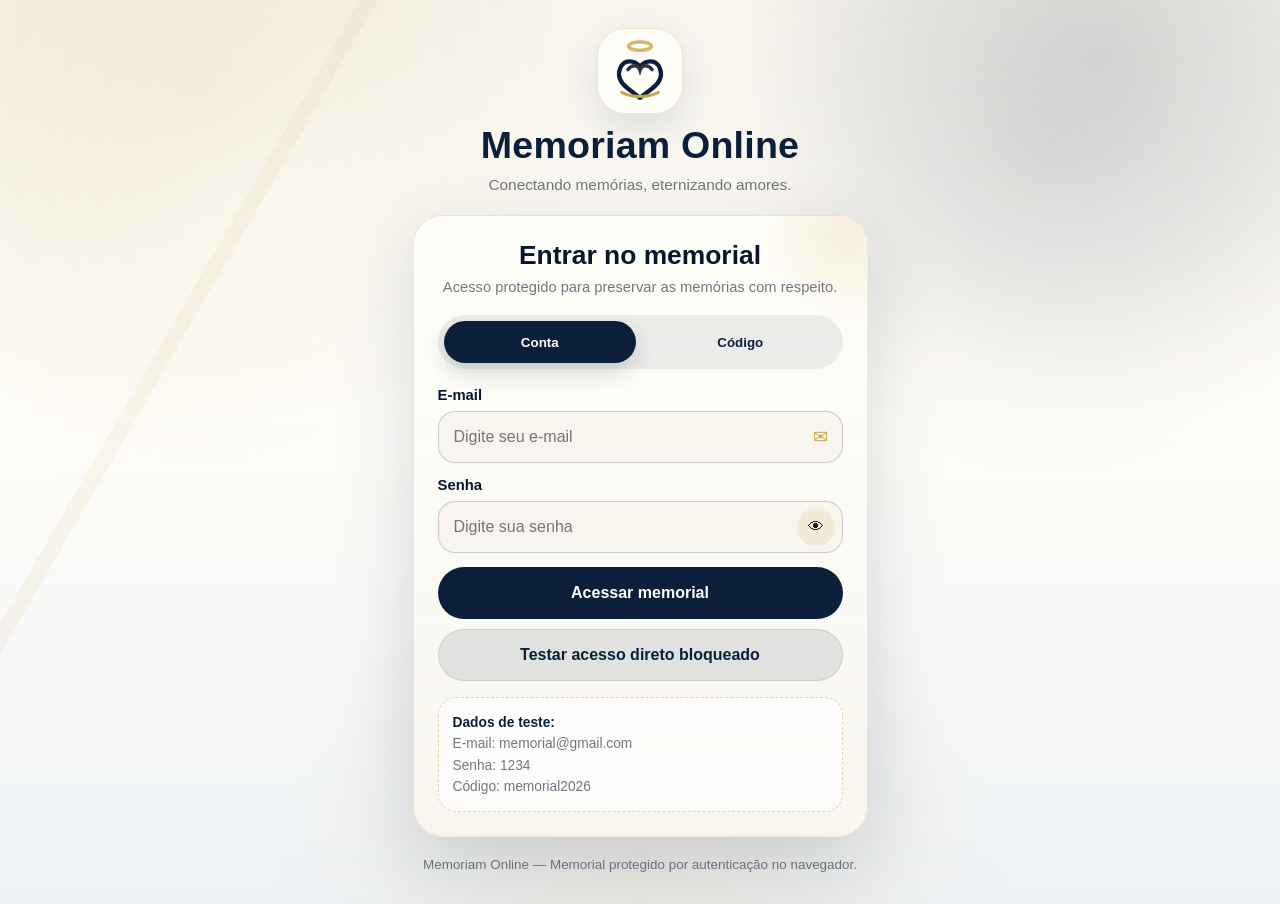
<file: index.html>
<!DOCTYPE html>
<html lang="pt-BR">
<head>
  <meta charset="UTF-8" />
  <meta name="viewport" content="width=device-width, initial-scale=1.0" />
  <title>Memoriam Online | Login</title>

  <style>
    :root {
      --azul-profundo: #0b1f3a;
      --azul-noite: #07182e;
      --grafite: #2e3440;
      --dourado: #c9a24a;
      --dourado-suave: #d8b76a;
      --off-white: #f8f5ee;
      --branco-card: rgba(255, 255, 250, 0.94);
      --cinza-suave: #6f7782;
      --texto: #2e3440;
      --erro: #9b2f2f;
      --sucesso: #2f6b58;
    }

    * {
      box-sizing: border-box;
      margin: 0;
      padding: 0;
    }

    html,
    body {
      min-height: 100%;
    }

    body {
      min-height: 100vh;
      font-family: Arial, Helvetica, sans-serif;
      color: var(--texto);
      background:
        radial-gradient(circle at 16% 10%, rgba(201,162,74,0.22), transparent 28%),
        radial-gradient(circle at 86% 6%, rgba(11,31,58,0.11), transparent 26%),
        radial-gradient(circle at 50% 100%, rgba(201,162,74,0.12), transparent 34%),
        linear-gradient(180deg, var(--off-white), #fffdf8 46%, #eef2f6 100%);
      display: grid;
      place-items: center;
      padding: 18px;
      overflow-x: hidden;
    }

    body::before {
      content: "";
      position: fixed;
      inset: 0;
      pointer-events: none;
      background:
        linear-gradient(120deg, transparent 0 20%, rgba(201,162,74,0.08) 20% 21%, transparent 21% 100%),
        radial-gradient(circle at 22% 24%, rgba(255,255,255,0.55), transparent 28%),
        radial-gradient(circle at 82% 16%, rgba(11,31,58,0.08), transparent 26%);
    }

    .login-page {
      position: relative;
      z-index: 1;
      width: min(100%, 455px);
      padding: 10px 0;
    }

    .brand {
      text-align: center;
      margin-bottom: 18px;
      animation: subir 650ms ease both;
    }

    .brand-symbol {
      width: 86px;
      height: 86px;
      margin: 0 auto 12px;
      display: grid;
      place-items: center;
      border-radius: 28px;
      background: rgba(255,255,250,0.74);
      border: 1px solid rgba(201,162,74,0.28);
      box-shadow: 0 16px 44px rgba(11,31,58,0.12);
    }

    .brand-symbol svg {
      width: 68px;
      height: 68px;
      display: block;
    }

    .brand h1 {
      color: var(--azul-profundo);
      font-size: clamp(1.65rem, 7vw, 2.35rem);
      letter-spacing: 0.2px;
      line-height: 1.05;
    }

    .brand p {
      color: var(--cinza-suave);
      margin-top: 8px;
      font-size: 0.96rem;
      line-height: 1.5;
    }

    .login-card {
      width: 100%;
      padding: 24px;
      border-radius: 30px;
      background: linear-gradient(180deg, rgba(255,255,250,0.97), rgba(248,245,238,0.94));
      border: 1px solid rgba(201,162,74,0.24);
      box-shadow: 0 24px 80px rgba(11,31,58,0.16);
      animation: subir 780ms ease both;
      overflow: hidden;
      position: relative;
    }

    .login-card::after {
      content: "";
      position: absolute;
      right: -76px;
      top: -80px;
      width: 190px;
      height: 190px;
      background: radial-gradient(circle, rgba(201,162,74,0.18), transparent 70%);
      pointer-events: none;
    }

    .login-card > * {
      position: relative;
      z-index: 1;
    }

    @keyframes subir {
      from {
        opacity: 0;
        transform: translateY(18px);
      }

      to {
        opacity: 1;
        transform: translateY(0);
      }
    }

    .login-title {
      text-align: center;
      margin-bottom: 18px;
    }

    .login-title h2 {
      color: var(--azul-noite);
      font-size: 1.65rem;
      margin-bottom: 6px;
    }

    .login-title span {
      color: var(--cinza-suave);
      font-size: 0.92rem;
      line-height: 1.4;
    }

    .alerta {
      display: none;
      margin-bottom: 16px;
      padding: 12px 14px;
      border-radius: 16px;
      background: rgba(155,47,47,0.08);
      color: var(--erro);
      border: 1px solid rgba(155,47,47,0.16);
      line-height: 1.45;
      font-size: 0.92rem;
      font-weight: 700;
    }

    .alerta.sucesso {
      background: rgba(47,107,88,0.08);
      border-color: rgba(47,107,88,0.16);
      color: var(--sucesso);
    }

    .tabs {
      display: grid;
      grid-template-columns: 1fr 1fr;
      gap: 8px;
      padding: 6px;
      border-radius: 999px;
      background: rgba(11,31,58,0.07);
      margin-bottom: 18px;
    }

    .tab-btn {
      min-height: 42px;
      border: none;
      border-radius: 999px;
      cursor: pointer;
      background: transparent;
      color: var(--azul-profundo);
      font-weight: 800;
      transition: background 180ms ease, color 180ms ease, box-shadow 180ms ease;
    }

    .tab-btn.active {
      background: var(--azul-profundo);
      color: white;
      box-shadow: 0 10px 22px rgba(11,31,58,0.16);
    }

    .painel-login {
      display: none;
    }

    .painel-login.active {
      display: block;
    }

    .campo {
      margin-bottom: 14px;
    }

    .campo label {
      display: block;
      color: var(--azul-noite);
      font-weight: 800;
      margin-bottom: 8px;
      font-size: 0.93rem;
    }

    .input-wrap {
      position: relative;
    }

    .input-wrap input {
      width: 100%;
      min-height: 52px;
      border: 1px solid rgba(11,31,58,0.20);
      background: #f8f5ee;
      border-radius: 17px;
      padding: 14px 48px 14px 15px;
      color: var(--texto);
      font-size: 1rem;
      outline: none;
      transition: box-shadow 180ms ease, border-color 180ms ease;
    }

    .input-wrap input:focus {
      border-color: var(--dourado);
      box-shadow: 0 0 0 4px rgba(201,162,74,0.16);
    }

    .input-icon {
      position: absolute;
      right: 15px;
      top: 50%;
      transform: translateY(-50%);
      color: var(--dourado);
      font-size: 1.1rem;
    }

    .toggle-senha {
      position: absolute;
      right: 8px;
      top: 50%;
      transform: translateY(-50%);
      width: 38px;
      height: 38px;
      border: none;
      border-radius: 50%;
      background: rgba(201,162,74,0.14);
      cursor: pointer;
      color: var(--azul-profundo);
      font-size: 1rem;
    }

    .btn {
      width: 100%;
      border: none;
      min-height: 52px;
      border-radius: 999px;
      cursor: pointer;
      display: inline-flex;
      align-items: center;
      justify-content: center;
      gap: 8px;
      font-weight: 900;
      font-size: 1rem;
      text-decoration: none;
      transition: transform 180ms ease, box-shadow 180ms ease, background 180ms ease;
    }

    .btn:hover {
      transform: translateY(-2px);
      box-shadow: 0 12px 24px rgba(11,31,58,0.15);
    }

    .btn-primary {
      background: var(--azul-profundo);
      color: white;
    }

    .btn-primary:hover {
      background: var(--azul-noite);
    }

    .btn-secondary {
      margin-top: 10px;
      background: rgba(11,31,58,0.10);
      color: var(--azul-profundo);
      border: 1px solid rgba(11,31,58,0.10);
    }

    .credenciais {
      margin-top: 16px;
      padding: 14px;
      border-radius: 18px;
      background: rgba(255,255,255,0.66);
      border: 1px dashed rgba(201,162,74,0.45);
      color: var(--cinza-suave);
      font-size: 0.86rem;
      line-height: 1.55;
    }

    .credenciais strong {
      color: var(--azul-profundo);
    }

    footer {
      text-align: center;
      margin-top: 18px;
      color: var(--cinza-suave);
      font-size: 0.84rem;
      line-height: 1.5;
    }

    @media (max-width: 430px) {
      body {
        padding: 12px;
        place-items: start center;
      }

      .login-page {
        padding-top: 12px;
      }

      .brand-symbol {
        width: 76px;
        height: 76px;
        border-radius: 24px;
      }

      .brand-symbol svg {
        width: 60px;
        height: 60px;
      }

      .login-card {
        padding: 20px 16px;
        border-radius: 26px;
      }

      .tabs {
        border-radius: 20px;
        grid-template-columns: 1fr;
      }
    }
  </style>
</head>

<body>
  <main class="login-page">
    <section class="brand" aria-label="Memoriam Online">
      <div class="brand-symbol" aria-hidden="true">
        <svg viewBox="0 0 96 96" role="img">
          <ellipse cx="48" cy="13" rx="16" ry="6" fill="none" stroke="#d8b76a" stroke-width="5" />
          <path d="M30 72c-10-8-14-18-10-28 5-13 20-12 28-2 8-10 23-11 28 2 4 10 0 20-10 28L48 86 30 72Z" fill="none" stroke="#0b1f3a" stroke-width="6" stroke-linecap="round" stroke-linejoin="round" />
          <path d="M31 46c5-7 14-8 17 1 3-9 12-8 17-1" fill="none" stroke="#2e3440" stroke-width="5" stroke-linecap="round" />
          <path d="M22 78c14 8 38 8 52 0" fill="none" stroke="#c9a24a" stroke-width="4" stroke-linecap="round" />
        </svg>
      </div>

      <h1>Memoriam Online</h1>
      <p>Conectando memórias, eternizando amores.</p>
    </section>

    <section class="login-card">
      <div class="login-title">
        <h2>Entrar no memorial</h2>
        <span>Acesso protegido para preservar as memórias com respeito.</span>
      </div>

      <div id="alertaLogin" class="alerta" role="alert"></div>

      <div class="tabs" role="tablist" aria-label="Método de acesso">
        <button id="tabConta" class="tab-btn active" type="button" role="tab" aria-selected="true">Conta</button>
        <button id="tabCodigo" class="tab-btn" type="button" role="tab" aria-selected="false">Código</button>
      </div>

      <form id="formConta" class="painel-login active" autocomplete="on">
        <div class="campo">
          <label for="email">E-mail</label>
          <div class="input-wrap">
            <input id="email" type="email" placeholder="Digite seu e-mail" inputmode="email" autocomplete="email" />
            <span class="input-icon">✉</span>
          </div>
        </div>

        <div class="campo">
          <label for="senha">Senha</label>
          <div class="input-wrap">
            <input id="senha" type="password" placeholder="Digite sua senha" autocomplete="current-password" />
            <button id="btnMostrarSenha" class="toggle-senha" type="button" aria-label="Mostrar senha">👁</button>
          </div>
        </div>

        <button class="btn btn-primary" type="submit">Acessar memorial</button>
      </form>

      <form id="formCodigo" class="painel-login" autocomplete="off">
        <div class="campo">
          <label for="codigoMemorial">Código do memorial</label>
          <div class="input-wrap">
            <input id="codigoMemorial" type="text" placeholder="Digite o código do memorial" autocomplete="off" autocapitalize="none" />
            <span class="input-icon">⌁</span>
          </div>
        </div>

        <button class="btn btn-primary" type="submit">Entrar com código</button>
      </form>

      <a class="btn btn-secondary" href="inmemorian_Pedro_Baptista_Pereira_neto.html">Testar acesso direto bloqueado</a>

      <div class="credenciais">
        <strong>Dados de teste:</strong><br />
        E-mail: memorial@gmail.com<br />
        Senha: 1234<br />
        Código: memorial2026
      </div>
    </section>

    <footer>
      Memoriam Online — Memorial protegido por autenticação no navegador.
    </footer>
  </main>

  <script>
    const EMAIL_VALIDO = "memorial@gmail.com";
    const SENHA_VALIDA = "1234";
    const CODIGO_VALIDO = "memorial2026";
    const PAGINA_MEMORIAL = "inmemorian_Pedro_Baptista_Pereira_neto.html";

    const tabConta = document.getElementById("tabConta");
    const tabCodigo = document.getElementById("tabCodigo");
    const formConta = document.getElementById("formConta");
    const formCodigo = document.getElementById("formCodigo");
    const alertaLogin = document.getElementById("alertaLogin");
    const email = document.getElementById("email");
    const senha = document.getElementById("senha");
    const codigoMemorial = document.getElementById("codigoMemorial");
    const btnMostrarSenha = document.getElementById("btnMostrarSenha");

    function mostrarAlerta(mensagem, tipo = "erro") {
      alertaLogin.textContent = mensagem;
      alertaLogin.className = tipo === "sucesso" ? "alerta sucesso" : "alerta";
      alertaLogin.style.display = "block";
    }

    function limparAlerta() {
      alertaLogin.textContent = "";
      alertaLogin.style.display = "none";
      alertaLogin.className = "alerta";
    }

    function trocarPainel(tipo) {
      limparAlerta();
      const contaAtiva = tipo === "conta";

      tabConta.classList.toggle("active", contaAtiva);
      tabCodigo.classList.toggle("active", !contaAtiva);
      tabConta.setAttribute("aria-selected", String(contaAtiva));
      tabCodigo.setAttribute("aria-selected", String(!contaAtiva));

      formConta.classList.toggle("active", contaAtiva);
      formCodigo.classList.toggle("active", !contaAtiva);

      setTimeout(function () {
        if (contaAtiva) email.focus();
        else codigoMemorial.focus();
      }, 80);
    }

    function liberarAcesso(metodo) {
      sessionStorage.setItem("memoriamOnlineAutenticado", "sim");
      sessionStorage.setItem("memoriamOnlineMetodoLogin", metodo);
      sessionStorage.setItem("memoriamOnlineLoginEm", new Date().toISOString());

      mostrarAlerta("Acesso liberado. Abrindo memorial...", "sucesso");
      setTimeout(function () {
        window.location.href = PAGINA_MEMORIAL;
      }, 450);
    }

    tabConta.addEventListener("click", function () {
      trocarPainel("conta");
    });

    tabCodigo.addEventListener("click", function () {
      trocarPainel("codigo");
    });

    btnMostrarSenha.addEventListener("click", function () {
      const mostrando = senha.type === "text";
      senha.type = mostrando ? "password" : "text";
      btnMostrarSenha.textContent = mostrando ? "👁" : "🙈";
      btnMostrarSenha.setAttribute("aria-label", mostrando ? "Mostrar senha" : "Ocultar senha");
    });

    formConta.addEventListener("submit", function (event) {
      event.preventDefault();
      limparAlerta();

      const emailDigitado = email.value.trim().toLowerCase();
      const senhaDigitada = senha.value.trim();

      if (!emailDigitado || !senhaDigitada) {
        mostrarAlerta("Informe e-mail e senha para continuar.");
        return;
      }

      if (emailDigitado === EMAIL_VALIDO && senhaDigitada === SENHA_VALIDA) {
        liberarAcesso("email");
        return;
      }

      mostrarAlerta("E-mail ou senha inválidos. A página do memorial continua bloqueada.");
      senha.value = "";
      senha.focus();
    });

    formCodigo.addEventListener("submit", function (event) {
      event.preventDefault();
      limparAlerta();

      const codigoDigitado = codigoMemorial.value.trim().toLowerCase();

      if (!codigoDigitado) {
        mostrarAlerta("Informe o código do memorial para continuar.");
        return;
      }

      if (codigoDigitado === CODIGO_VALIDO.toLowerCase()) {
        liberarAcesso("codigo");
        return;
      }

      mostrarAlerta("Código do memorial inválido. Acesso negado.");
      codigoMemorial.focus();
    });

    const params = new URLSearchParams(window.location.search);

    if (params.get("acesso") === "negado") {
      mostrarAlerta("Você tentou abrir o memorial sem login. Faça login para continuar.");
    }

    if (params.get("saiu") === "1") {
      mostrarAlerta("Você saiu do memorial com segurança.", "sucesso");
    }
  </script>
</body>
</html>
</file>
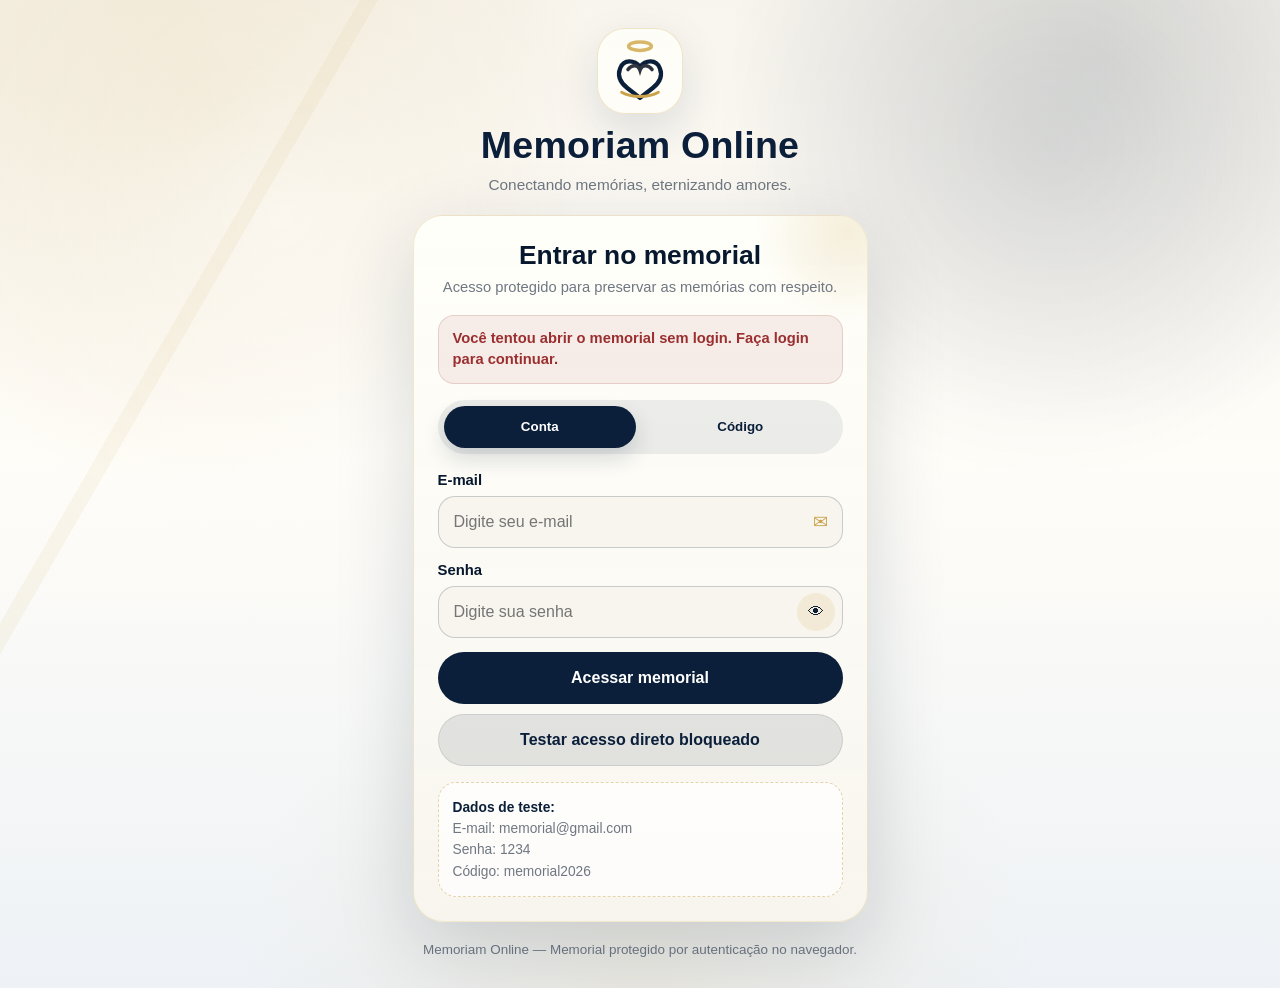
<file: inmemorian_Pedro_Baptista_Pereira_neto.html>
<!DOCTYPE html>
<html lang="pt-BR">
<head>
  <meta charset="UTF-8" />
  <meta name="viewport" content="width=device-width, initial-scale=1.0" />

  <title>Memoriam Online | Pedro Baptista Pereira Neto</title>

  <script>
    (function protegerMemorial() {
      const autenticado = sessionStorage.getItem("memoriamOnlineAutenticado") === "sim";

      if (!autenticado) {
        window.location.replace("index.html?acesso=negado");
      }
    })();
  </script>

  <style>
     :root {
      /* Paleta Memoriam Online */
      --azul-profundo: #0b1f3a;
      --azul-noite: #07182e;
      --grafite: #2e3440;
      --dourado: #c9a24a;
      --dourado-suave: #d8b76a;
      --off-white: #f8f5ee;
      --branco-card: rgba(255, 255, 250, 0.94);
      --cinza-suave: #6f7782;
      --texto: #2e3440;
      --texto-suave: #6f7782;
      --sombra: rgba(11, 31, 58, 0.16);
      --verde-suave: #2f6b58;
      --vermelho-suave: #9b2f2f;

      /* Aliases para preservar a estrutura original sem quebrar componentes */
      --marrom: var(--azul-profundo);
      --marrom-escuro: var(--azul-noite);
      --dourado-claro: var(--dourado-suave);
      --bege-claro: var(--off-white);
      --bege-card: var(--branco-card);
    }

    * {
      box-sizing: border-box;
      margin: 0;
      padding: 0;
    }

    html {
      scroll-behavior: smooth;
    }

    body {
      min-height: 100vh;
      font-family: Arial, Helvetica, sans-serif;
      color: var(--texto);
      background:
        radial-gradient(circle at 16% 10%, rgba(201,162,74,0.22), transparent 28%),
        radial-gradient(circle at 86% 6%, rgba(11,31,58,0.11), transparent 26%),
        radial-gradient(circle at 50% 100%, rgba(201,162,74,0.12), transparent 34%),
        linear-gradient(180deg, var(--off-white), #fffdf8 46%, #eef2f6 100%);
      background-size: cover;
      background-position: center;
      background-attachment: fixed;
      overflow-x: hidden;
    }

    body::before {
      content: "";
      position: fixed;
      inset: 0;
      pointer-events: none;
      background:
        linear-gradient(120deg, transparent 0 20%, rgba(201,162,74,0.08) 20% 21%, transparent 21% 100%),
        radial-gradient(circle at 22% 24%, rgba(255,255,255,0.55), transparent 28%),
        radial-gradient(circle at 82% 16%, rgba(11,31,58,0.08), transparent 26%);
      z-index: 0;
    }

    .page {
      position: relative;
      z-index: 1;
      width: min(1120px, calc(100% - 32px));
      margin: 0 auto;
      padding: 28px 0 70px;
    }

    header {
      min-height: 78vh;
      display: flex;
      align-items: center;
      justify-content: center;
      text-align: center;
      padding: 30px 0;
    }

    .hero-card {
      width: min(820px, 100%);
      padding: 42px 28px;
      border-radius: 32px;
      background: linear-gradient(180deg, rgba(255,255,250,0.96), rgba(248,245,238,0.93));
      backdrop-filter: blur(10px);
      box-shadow: 0 24px 80px rgba(11,31,58,0.16);
      border: 1px solid rgba(201,162,74,0.22);
      animation: subir 900ms ease both;
      position: relative;
      overflow: hidden;
    }

    .hero-card::after,
    section::after {
      content: "";
      position: absolute;
      right: -90px;
      top: -90px;
      width: 190px;
      height: 190px;
      background: radial-gradient(circle, rgba(201,162,74,0.20), transparent 68%);
      pointer-events: none;
    }



    .brand-logo {
      display: inline-flex;
      align-items: center;
      justify-content: center;
      gap: 12px;
      margin: 0 auto 26px;
      padding: 10px 16px;
      border-radius: 999px;
      background: rgba(255,255,250,0.78);
      border: 1px solid rgba(201,162,74,0.26);
      box-shadow: 0 10px 28px rgba(11,31,58,0.08);
    }

    .brand-symbol {
      width: 52px;
      height: 52px;
      display: grid;
      place-items: center;
      flex: 0 0 52px;
    }

    .brand-symbol svg {
      width: 52px;
      height: 52px;
      display: block;
    }

    .brand-text {
      display: grid;
      text-align: left;
      line-height: 1.15;
    }

    .brand-text strong {
      color: var(--azul-profundo);
      font-size: 1.08rem;
      letter-spacing: 0.2px;
    }

    .brand-text span {
      color: var(--cinza-suave);
      font-size: 0.78rem;
      margin-top: 3px;
    }

    @keyframes subir {
      from {
        opacity: 0;
        transform: translateY(22px);
      }

      to {
        opacity: 1;
        transform: translateY(0);
      }
    }

    .halo {
      width: 132px;
      height: 132px;
      margin: 0 auto 22px;
      border-radius: 50%;
      background:
        radial-gradient(circle, var(--off-white) 50%, transparent 51%),
        conic-gradient(from 0deg, var(--dourado-suave), #fff0bf, var(--dourado), var(--dourado-suave), var(--dourado));
      display: grid;
      place-items: center;
      box-shadow: 0 10px 28px rgba(201,162,74,0.24);
    }

    .avatar {
      width: 108px;
      height: 108px;
      border-radius: 50%;
      background: linear-gradient(145deg, var(--grafite), var(--azul-noite));
      display: grid;
      place-items: center;
      color: white;
      font-size: 44px;
      font-weight: 700;
      letter-spacing: -2px;
      border: 2px solid rgba(201,162,74,0.55);
    }

    h1 {
      font-size: clamp(2rem, 5vw, 4rem);
      color: var(--marrom-escuro);
      line-height: 1.05;
      margin-bottom: 12px;
    }

    .datas {
      font-size: clamp(1rem, 2.5vw, 1.3rem);
      color: var(--marrom);
      margin-bottom: 18px;
      font-weight: 700;
    }

    .frase {
      max-width: 680px;
      margin: 0 auto 26px;
      color: #5f6670;
      line-height: 1.7;
      font-size: 1.05rem;
    }

    .hero-actions {
      display: flex;
      gap: 12px;
      justify-content: center;
      flex-wrap: wrap;
      margin-top: 20px;
    }

    .btn {
      border: none;
      padding: 14px 22px;
      border-radius: 999px;
      font-size: 15px;
      font-weight: 700;
      cursor: pointer;
      text-decoration: none;
      transition: transform 180ms ease, box-shadow 180ms ease, background 180ms ease, border-color 180ms ease;
      display: inline-flex;
      align-items: center;
      justify-content: center;
      gap: 8px;
      min-height: 48px;
    }

    .btn:hover {
      transform: translateY(-2px);
      box-shadow: 0 12px 24px rgba(11,31,58,0.14);
    }

    .btn-primary {
      background: var(--marrom);
      color: white;
    }

    .btn-primary:hover {
      background: var(--marrom-escuro);
    }

    .btn-secondary {
      background: rgba(11, 31, 58, 0.12);
      color: var(--marrom-escuro);
      border: 1px solid rgba(11, 31, 58, 0.10);
    }

    .btn-secondary:hover {
      border-color: rgba(201, 162, 74, 0.55);
    }

    main {
      display: grid;
      gap: 22px;
    }

    section {
      position: relative;
      overflow: hidden;
      background: var(--bege-card);
      border-radius: 28px;
      padding: 28px;
      box-shadow: 0 16px 50px rgba(11,31,58,0.12);
      border: 1px solid rgba(201,162,74,0.18);
    }

    section > * {
      position: relative;
      z-index: 1;
    }

    section h2 {
      color: var(--marrom-escuro);
      margin-bottom: 16px;
      font-size: clamp(1.4rem, 3vw, 2rem);
    }

    section p {
      line-height: 1.75;
      color: #394150;
      font-size: 1rem;
    }

    .section-subtitle {
      color: var(--texto-suave);
      margin: -6px 0 18px;
      max-width: 760px;
    }

    .grid {
      display: grid;
      grid-template-columns: repeat(3, 1fr);
      gap: 18px;
    }

    .grid-2 {
      display: grid;
      grid-template-columns: 0.9fr 1.1fr;
      gap: 22px;
      align-items: stretch;
    }

    .info-card {
      background: rgba(255,255,255,0.72);
      border-radius: 22px;
      padding: 20px;
      border: 1px solid rgba(11,31,58,0.10);
    }

    .info-card strong {
      display: block;
      color: var(--marrom);
      margin-bottom: 8px;
      font-size: 0.92rem;
      text-transform: uppercase;
      letter-spacing: 0.5px;
    }

    .timeline {
      display: grid;
      gap: 16px;
      margin-top: 8px;
    }

    .timeline-item {
      display: grid;
      grid-template-columns: 92px 1fr;
      gap: 18px;
      align-items: start;
      padding: 16px;
      background: rgba(255,255,255,0.65);
      border-radius: 20px;
      border-left: 5px solid var(--dourado);
    }

    .timeline-item .ano {
      font-weight: 800;
      color: var(--marrom);
    }

    .gallery {
      display: grid;
      grid-template-columns: repeat(3, 1fr);
      gap: 14px;
    }

    .foto-placeholder {
      min-height: 180px;
      border-radius: 22px;
      background:
        linear-gradient(135deg, rgba(11,31,58,0.08), rgba(201,162,74,0.22)),
        repeating-linear-gradient(45deg, rgba(255,255,255,0.40) 0 10px, transparent 10px 20px);
      display: grid;
      place-items: center;
      text-align: center;
      color: var(--azul-profundo);
      font-weight: 700;
      padding: 18px;
      border: 1px solid rgba(201,162,74,0.20);
    }

    .mensagem-final {
      text-align: center;
      font-size: 1.08rem;
      color: #394150;
    }

    .assinatura {
      margin-top: 18px;
      font-weight: 700;
      color: var(--marrom);
    }

    /* Vela online */
    .vela-card {
      min-height: 100%;
      background:
        linear-gradient(180deg, rgba(255,255,255,0.78), rgba(255,255,255,0.54)),
        radial-gradient(circle at 50% 18%, rgba(242,215,155,0.45), transparent 34%);
      border-radius: 26px;
      border: 1px solid rgba(201,162,74,0.28);
      padding: 24px;
      display: grid;
      align-content: center;
      justify-items: center;
      text-align: center;
    }

    .vela-visual {
      width: 130px;
      height: 210px;
      position: relative;
      display: grid;
      place-items: end center;
      margin: 8px auto 20px;
      filter: drop-shadow(0 24px 28px rgba(11,31,58,0.22));
    }

    .chama {
      position: absolute;
      top: 6px;
      left: 50%;
      width: 42px;
      height: 62px;
      transform: translateX(-50%);
      border-radius: 55% 45% 55% 45%;
      background:
        radial-gradient(circle at 48% 64%, #fff7c7 0 18%, transparent 19%),
        radial-gradient(circle at 50% 48%, #ffd25f 0 34%, transparent 35%),
        linear-gradient(180deg, #ffb02e, #df5b22 72%);
      transform-origin: 50% 88%;
      animation: chamaViva 1.35s ease-in-out infinite alternate;
      opacity: 0;
      transition: opacity 350ms ease;
      box-shadow: 0 0 28px rgba(255,178,55,0.65);
    }

    .vela-acesa .chama {
      opacity: 1;
    }

    @keyframes chamaViva {
      0% { transform: translateX(-50%) rotate(-4deg) scale(0.96); }
      100% { transform: translateX(-50%) rotate(5deg) scale(1.04); }
    }

    .corpo-vela {
      width: 92px;
      height: 142px;
      border-radius: 22px 22px 16px 16px;
      background:
        linear-gradient(90deg, #f5f2ea, #f8f5ee 38%, #e8e1d3 100%);
      border: 1px solid rgba(11,31,58,0.12);
      position: relative;
      overflow: hidden;
    }

    .corpo-vela::before {
      content: "";
      position: absolute;
      top: 16px;
      left: 50%;
      transform: translateX(-50%);
      width: 4px;
      height: 24px;
      background: #07182e;
      border-radius: 999px;
    }

    .corpo-vela::after {
      content: "";
      position: absolute;
      inset: 0;
      background: linear-gradient(115deg, transparent 0 34%, rgba(255,255,255,0.55) 35% 46%, transparent 47%);
    }

    .base-vela {
      position: absolute;
      bottom: 0;
      width: 124px;
      height: 24px;
      border-radius: 50%;
      background: rgba(11,31,58,0.16);
    }

    .contador-velas {
      color: var(--marrom-escuro);
      font-weight: 800;
      font-size: 1.1rem;
      margin-bottom: 6px;
    }

    .texto-vela {
      color: var(--texto-suave);
      margin-bottom: 16px;
    }

    .vela-status {
      margin-top: 12px;
      min-height: 22px;
      color: var(--verde-suave);
      font-weight: 700;
      font-size: 0.95rem;
    }

    /* Mensagens para família */
    .form-mensagem {
      background: rgba(255,255,255,0.72);
      border-radius: 24px;
      padding: 20px;
      border: 1px solid rgba(11,31,58,0.10);
    }

    .campo {
      margin-bottom: 14px;
    }

    .campo label {
      display: block;
      color: var(--marrom-escuro);
      font-weight: 800;
      margin-bottom: 8px;
      font-size: 0.95rem;
    }

    .campo input,
    .campo textarea {
      width: 100%;
      border: 1px solid rgba(11,31,58,0.20);
      background: #f8f5ee;
      border-radius: 16px;
      padding: 14px 15px;
      color: var(--texto);
      font-size: 1rem;
      outline: none;
      transition: box-shadow 180ms ease, border-color 180ms ease;
      font-family: Arial, Helvetica, sans-serif;
    }

    .campo textarea {
      min-height: 130px;
      resize: vertical;
    }

    .campo input:focus,
    .campo textarea:focus {
      border-color: var(--dourado);
      box-shadow: 0 0 0 4px rgba(201,162,74,0.16);
    }

    .contador-caracteres {
      display: block;
      text-align: right;
      color: var(--texto-suave);
      font-size: 0.82rem;
      margin-top: 6px;
    }

    .status-form {
      min-height: 22px;
      margin-top: 12px;
      color: var(--verde-suave);
      font-weight: 700;
      line-height: 1.4;
    }

    .status-form.erro {
      color: var(--vermelho-suave);
    }

    .mural-mensagens {
      display: grid;
      gap: 14px;
      max-height: 560px;
      overflow: auto;
      padding-right: 4px;
    }

    .mensagem-card {
      background: rgba(255,255,255,0.72);
      border-radius: 22px;
      padding: 18px;
      border-left: 5px solid var(--dourado);
      box-shadow: 0 10px 24px rgba(11,31,58,0.08);
    }

    .mensagem-card .topo {
      display: flex;
      justify-content: space-between;
      gap: 12px;
      align-items: start;
      margin-bottom: 9px;
    }

    .mensagem-card strong {
      color: var(--marrom-escuro);
      font-size: 1rem;
    }

    .mensagem-card small {
      color: var(--texto-suave);
      white-space: nowrap;
      font-size: 0.78rem;
    }

    .mensagem-card p {
      color: #394150;
      line-height: 1.65;
    }

    .sem-mensagens {
      padding: 18px;
      border-radius: 18px;
      background: rgba(255,255,255,0.6);
      color: var(--texto-suave);
      text-align: center;
    }

    .barra-acesso {
      position: fixed;
      top: 14px;
      right: 14px;
      z-index: 9998;
      display: flex;
      align-items: center;
      gap: 10px;
      padding: 8px 10px 8px 14px;
      border-radius: 999px;
      background: rgba(248,245,238,0.92);
      border: 1px solid rgba(201,162,74,0.34);
      box-shadow: 0 12px 34px rgba(11,31,58,0.16);
      backdrop-filter: blur(10px);
    }

    .barra-acesso span {
      color: var(--azul-profundo);
      font-size: 0.85rem;
      font-weight: 800;
      white-space: nowrap;
    }

    .btn-sair {
      border: none;
      min-height: 38px;
      padding: 9px 14px;
      border-radius: 999px;
      cursor: pointer;
      background: var(--azul-profundo);
      color: white;
      font-weight: 800;
      transition: transform 180ms ease, background 180ms ease;
    }

    .btn-sair:hover {
      transform: translateY(-1px);
      background: var(--azul-noite);
    }

    footer {
      text-align: center;
      color: var(--cinza-suave);
      padding: 28px 0 0;
      font-size: 0.92rem;
    }

    .box-musica {
      position: fixed;
      inset: 0;
      background: rgba(7, 24, 46, 0.68);
      display: flex;
      align-items: center;
      justify-content: center;
      z-index: 99999;
      padding: 20px;
    }

    .card-musica {
      width: min(430px, 100%);
      background: #f8f5ee;
      border-radius: 26px;
      padding: 28px;
      text-align: center;
      box-shadow: 0 24px 80px rgba(11,31,58,0.28);
      border: 1px solid rgba(255,255,255,0.55);
      animation: subir 700ms ease both;
    }

    .card-musica h2 {
      color: var(--marrom-escuro);
      margin-bottom: 10px;
      font-size: 1.45rem;
    }

    .card-musica p {
      color: #6f7782;
      line-height: 1.55;
      margin-bottom: 18px;
    }

    .botoes-musica {
      display: grid;
      gap: 10px;
    }

    .status-musica {
      display: block;
      min-height: 20px;
      margin-top: 14px;
      color: #9b1c1c;
      font-size: 0.9rem;
      line-height: 1.4;
    }

    .player-flutuante {
      position: fixed;
      right: 18px;
      bottom: 18px;
      z-index: 9999;
      display: none;
      gap: 8px;
      align-items: center;
      background: rgba(248,245,238,0.94);
      border: 1px solid rgba(255,255,255,0.5);
      box-shadow: 0 14px 36px rgba(11,31,58,0.20);
      border-radius: 999px;
      padding: 8px;
      backdrop-filter: blur(8px);
    }

    .player-flutuante button {
      border: none;
      width: 44px;
      height: 44px;
      border-radius: 50%;
      cursor: pointer;
      background: var(--marrom);
      color: white;
      font-size: 18px;
    }

    .player-flutuante span {
      padding: 0 10px 0 4px;
      color: var(--marrom-escuro);
      font-weight: 700;
      font-size: 0.86rem;
      white-space: nowrap;
    }

    .cuia-chuva {
      position: fixed;
      top: -80px;
      z-index: 2;
      pointer-events: none;
      user-select: none;
      animation-name: cairCuia;
      animation-timing-function: linear;
      animation-iteration-count: infinite;
      opacity: 0.72;
      filter: drop-shadow(0 4px 6px rgba(0,0,0,0.22));
    }

    @keyframes cairCuia {
      0% {
        transform: translateY(-100px) rotate(0deg);
      }

      100% {
        transform: translateY(112vh) rotate(360deg);
      }
    }



    .btn:disabled {
      opacity: 0.82;
      cursor: not-allowed;
      transform: none;
    }

    @media (max-width: 520px) {
      .brand-logo {
        border-radius: 24px;
        align-items: flex-start;
      }

      .brand-text strong {
        font-size: 1rem;
      }

      .brand-text span {
        font-size: 0.74rem;
      }
    }

    @media (max-width: 860px) {
      body {
        background-attachment: scroll;
      }

      .page {
        width: min(100% - 22px, 1120px);
        padding-top: 14px;
      }

      header {
        min-height: auto;
        padding: 26px 0 18px;
      }

      .hero-card,
      section {
        border-radius: 24px;
        padding: 24px 18px;
      }

      .grid,
      .grid-2,
      .gallery {
        grid-template-columns: 1fr;
      }

      .timeline-item {
        grid-template-columns: 1fr;
        gap: 6px;
      }

      .mensagem-card .topo {
        display: grid;
      }

      .mensagem-card small {
        white-space: normal;
      }

      .mural-mensagens {
        max-height: none;
        overflow: visible;
        padding-right: 0;
      }

      .barra-acesso {
        top: 10px;
        right: 10px;
        left: 10px;
        justify-content: space-between;
      }

      .barra-acesso span {
        font-size: 0.78rem;
      }

      .player-flutuante {
        left: 12px;
        right: 12px;
        justify-content: center;
      }

      .player-flutuante span {
        white-space: normal;
      }
    }

    @media (max-width: 430px) {
      .btn {
        width: 100%;
      }

      .hero-actions {
        display: grid;
      }

      .vela-visual {
        transform: scale(0.92);
        margin-bottom: 10px;
      }
    }
  </style>
</head>

<body>
  <div class="barra-acesso" aria-label="Área autenticada">
    <span>Memorial protegido</span>
    <button id="btnSairMemorial" class="btn-sair" type="button">Sair</button>
  </div>
  <!--
    Estrutura correta para a música:

    seu-projeto/
    ├── inmemorian_Pedro_Baptista_Pereira_neto.html
    └── musicas/
        └── musica-preferida.mp3

    O arquivo precisa estar exatamente em:
    musicas/musica-preferida.mp3

    Não está usando pasta assets para música.
  -->

  <audio id="musicaMemorial" preload="auto" loop>
    <source src="musicas/musica-preferida.mp3" type="audio/mpeg" />
    Seu navegador não suporta áudio.
  </audio>

  <div id="boxMusica" class="box-musica">
    <div class="card-musica">
      <h2>Uma lembrança em forma de música</h2>
      <p>
        Clique abaixo para tocar a música preferida. No celular, o navegador exige esse toque.
      </p>

      <div class="botoes-musica">
        <button id="btnTocarMusica" class="btn btn-primary" type="button">
          ▶ Tocar música preferida
        </button>

        <button id="btnEntrarSemMusica" class="btn btn-secondary" type="button">
          Entrar sem música
        </button>
      </div>

      <span id="statusMusica" class="status-musica"></span>
    </div>
  </div>

  <div id="playerFlutuante" class="player-flutuante">
    <button id="btnControleMusica" type="button" aria-label="Pausar ou tocar música">⏸</button>
    <span id="textoPlayer">Música tocando</span>
  </div>

  <div class="page">
    <header>
      <div class="hero-card">
        <div class="brand-logo" aria-label="Memoriam Online">
          <div class="brand-symbol" aria-hidden="true">
            <svg viewBox="0 0 96 96" role="img">
              <ellipse cx="48" cy="13" rx="16" ry="6" fill="none" stroke="#d8b76a" stroke-width="5" />
              <path d="M30 72c-10-8-14-18-10-28 5-13 20-12 28-2 8-10 23-11 28 2 4 10 0 20-10 28L48 86 30 72Z" fill="none" stroke="#0b1f3a" stroke-width="6" stroke-linecap="round" stroke-linejoin="round" />
              <path d="M31 46c5-7 14-8 17 1 3-9 12-8 17-1" fill="none" stroke="#2e3440" stroke-width="5" stroke-linecap="round" />
              <path d="M22 78c14 8 38 8 52 0" fill="none" stroke="#c9a24a" stroke-width="4" stroke-linecap="round" />
            </svg>
          </div>
          <div class="brand-text">
            <strong>Memoriam Online</strong>
            <span>Conectando memórias, eternizando amores.</span>
          </div>
        </div>
        <div class="halo">
          <div class="avatar">PB</div>
        </div>

        <h1>Pedro Baptista Pereira Neto</h1>
        <div class="datas">08/02/1948 — 13/01/2020</div>

        <p class="frase">
          Uma vida não termina quando parte. Ela continua nos gestos que ensinou,
          nas histórias que deixou e no amor que permanece em silêncio dentro de cada lembrança.
        </p>

        <div class="hero-actions">
          <a href="#historia" class="btn btn-primary">Conhecer a história</a>
          <a href="#memorias" class="btn btn-secondary">Ver memórias</a>
          <a href="#vela-online" class="btn btn-secondary">Acender vela</a>
          <a href="#mensagens-familia" class="btn btn-secondary">Enviar mensagem</a>
        </div>
      </div>
    </header>

    <main>
      <section id="historia">
        <h2>História de vida</h2>
        <p>
          Pedro Baptista Pereira Neto nasceu em 08 de fevereiro de 1948. Ao longo de sua caminhada,
          construiu uma história marcada por família, trabalho, fé, amizade e presença. Este espaço
          foi criado para guardar suas memórias de uma forma simples, bonita e acessível para todos
          que desejam recordar sua trajetória.
        </p>
        <p style="margin-top: 14px;">
          Aqui podem ser adicionadas histórias reais, fotografias, frases, vídeos, músicas preferidas,
          depoimentos da família e lembranças especiais. O memorial online permite que cada visita seja
          mais do que uma consulta: seja um reencontro.
        </p>
      </section>

      <section>
        <h2>Informações do memorial</h2>

        <div class="grid">
          <div class="info-card">
            <strong>Nascimento</strong>
            <p>08 de fevereiro de 1948</p>
          </div>

          <div class="info-card">
            <strong>Falecimento</strong>
            <p>13 de janeiro de 2020</p>
          </div>

          <div class="info-card">
            <strong>Mensagem</strong>
            <p>O amor permanece onde a memória acende luz.</p>
          </div>
        </div>
      </section>

      <section>
        <h2>Linha do tempo</h2>

        <div class="timeline">
          <div class="timeline-item">
            <div class="ano">1948</div>
            <p>Nascimento de Pedro Baptista Pereira Neto, início de uma caminhada cheia de histórias.</p>
          </div>

          <div class="timeline-item">
            <div class="ano">Família</div>
            <p>Momentos de convivência, ensinamentos e lembranças que seguem vivos entre familiares e amigos.</p>
          </div>

          <div class="timeline-item">
            <div class="ano">2020</div>
            <p>Sua partida física em 13 de janeiro de 2020, deixando saudade, respeito e amor.</p>
          </div>
        </div>
      </section>

      <section id="memorias">
        <h2>Galeria de memórias</h2>

        <div class="gallery">
          <div class="foto-placeholder">Adicionar foto da família</div>
          <div class="foto-placeholder">Adicionar foto de momentos especiais</div>
          <div class="foto-placeholder">Adicionar foto antiga ou homenagem</div>
        </div>
      </section>

      <section id="vela-online">
        <h2>Vela online</h2>
        <p class="section-subtitle">
          Um gesto simples de carinho. Ao acender a vela, a página guarda essa homenagem neste navegador.
        </p>

        <div class="grid-2">
          <div class="vela-card">
            <div id="velaVisual" class="vela-visual">
              <div class="chama"></div>
              <div class="corpo-vela"></div>
              <div class="base-vela"></div>
            </div>

            <div id="contadorVelas" class="contador-velas">0 velas acesas</div>
            <p class="texto-vela">Que esta luz represente saudade, respeito e amor.</p>

            <button id="btnAcenderVela" class="btn btn-primary" type="button">🕯️ Acender vela</button>
            <div id="statusVela" class="vela-status"></div>
          </div>

          <div class="info-card">
            <strong>O significado</strong>
            <p>
              A vela virtual simboliza presença. Não resolve a saudade, porque saudade não é bug para corrigir;
              é amor que ficou rodando em segundo plano. Mas ela cria um momento de pausa, memória e respeito.
            </p>
            <p style="margin-top: 12px;">
              Em uma versão com banco de dados, este contador pode registrar homenagens reais de todos os visitantes
              que acessarem o memorial pelo QR Code.
            </p>
          </div>
        </div>
      </section>

      <section id="mensagens-familia">
        <h2>Mensagens para a família</h2>
        <p class="section-subtitle">
          Visitantes podem deixar uma homenagem, uma lembrança ou uma palavra de conforto. Nesta versão de exemplo,
          as mensagens ficam salvas no próprio navegador.
        </p>

        <div class="grid-2">
          <form id="formMensagemFamilia" class="form-mensagem">
            <div class="campo">
              <label for="nomeVisitante">Seu nome</label>
              <input id="nomeVisitante" name="nomeVisitante" type="text" placeholder="Ex.: Maria Pereira" maxlength="70" autocomplete="name" />
            </div>

            <div class="campo">
              <label for="textoMensagem">Mensagem</label>
              <textarea id="textoMensagem" name="textoMensagem" placeholder="Escreva uma mensagem de carinho para a família..." maxlength="350"></textarea>
              <span id="contadorMensagem" class="contador-caracteres">0/350</span>
            </div>

            <button class="btn btn-primary" type="submit">Enviar mensagem</button>
            <button id="btnLimparMensagens" class="btn btn-secondary" type="button" style="margin-top: 10px;">Limpar mensagens deste navegador</button>

            <div id="statusMensagem" class="status-form"></div>
          </form>

          <div>
            <div id="muralMensagens" class="mural-mensagens" aria-live="polite"></div>
          </div>
        </div>
      </section>

      <section>
        <h2>Mensagem da família</h2>

        <p class="mensagem-final">
          “A saudade é grande, mas maior ainda é a gratidão por tudo que foi vivido.
          Este memorial é uma forma de manter viva a sua presença em nossos corações.”
        </p>

        <p class="assinatura">Com amor, família e amigos.</p>
      </section>
    </main>

    <footer>
      Memoriam Online — Uma lembrança eterna acessível pelo QR Code.
    </footer>
  </div>

  <script>
    const CAMINHO_MUSICA = "musicas/musica-preferida.mp3";
    const btnSairMemorial = document.getElementById("btnSairMemorial");

    if (btnSairMemorial) {
      btnSairMemorial.addEventListener("click", function () {
        sessionStorage.removeItem("memoriamOnlineAutenticado");
        sessionStorage.removeItem("memoriamOnlineMetodoLogin");
        sessionStorage.removeItem("memoriamOnlineLoginEm");
        window.location.href = "index.html?saiu=1";
      });
    }

    const musica = document.getElementById("musicaMemorial");
    const boxMusica = document.getElementById("boxMusica");
    const btnTocarMusica = document.getElementById("btnTocarMusica");
    const btnEntrarSemMusica = document.getElementById("btnEntrarSemMusica");
    const statusMusica = document.getElementById("statusMusica");
    const playerFlutuante = document.getElementById("playerFlutuante");
    const btnControleMusica = document.getElementById("btnControleMusica");
    const textoPlayer = document.getElementById("textoPlayer");

    musica.src = CAMINHO_MUSICA;
    musica.volume = 0.45;

    function esconderModalMusica() {
      boxMusica.style.display = "none";
    }

    function mostrarPlayer() {
      playerFlutuante.style.display = "flex";
    }

    function atualizarPlayer() {
      if (musica.paused) {
        btnControleMusica.textContent = "▶";
        textoPlayer.textContent = "Música pausada";
      } else {
        btnControleMusica.textContent = "⏸";
        textoPlayer.textContent = "Música tocando";
      }
    }

    async function tocarMusica() {
      try {
        statusMusica.textContent = "";
        await musica.play();

        esconderModalMusica();
        mostrarPlayer();
        atualizarPlayer();
      } catch (erro) {
        console.error("Erro ao tocar música:", erro);

        statusMusica.textContent =
          "Não consegui tocar. Confira se o arquivo está exatamente em: musicas/musica-preferida.mp3";
      }
    }

    btnTocarMusica.addEventListener("click", tocarMusica);

    btnEntrarSemMusica.addEventListener("click", function () {
      esconderModalMusica();
      musica.pause();
      playerFlutuante.style.display = "none";
    });

    btnControleMusica.addEventListener("click", async function () {
      if (musica.paused) {
        await tocarMusica();
      } else {
        musica.pause();
        atualizarPlayer();
      }
    });

    musica.addEventListener("play", atualizarPlayer);
    musica.addEventListener("pause", atualizarPlayer);

    musica.addEventListener("error", function () {
      statusMusica.textContent =
        "Arquivo de música não encontrado. Caminho esperado: musicas/musica-preferida.mp3";
      console.error("Arquivo de música não encontrado:", CAMINHO_MUSICA);
    });

    // Vela online com armazenamento local.
    const CHAVE_VELA = "memorialPedroVelasOnline";
    const CHAVE_VELA_ACESA = "memorialPedroMinhaVelaAcesa";
    const velaVisual = document.getElementById("velaVisual");
    const contadorVelas = document.getElementById("contadorVelas");
    const btnAcenderVela = document.getElementById("btnAcenderVela");
    const statusVela = document.getElementById("statusVela");

    function getVelas() {
      return Number(localStorage.getItem(CHAVE_VELA) || "0");
    }

    function formatarVelas(total) {
      return total === 1 ? "1 vela acesa" : `${total} velas acesas`;
    }

    function atualizarVela() {
      const total = getVelas();
      const minhaVelaAcesa = localStorage.getItem(CHAVE_VELA_ACESA) === "sim";
      contadorVelas.textContent = formatarVelas(total);

      if (minhaVelaAcesa) {
        velaVisual.classList.add("vela-acesa");
        btnAcenderVela.textContent = "🕯️ Vela acesa";
        btnAcenderVela.disabled = true;
        statusVela.textContent = "Sua homenagem está acesa neste memorial.";
      }
    }

    btnAcenderVela.addEventListener("click", function () {
      const minhaVelaAcesa = localStorage.getItem(CHAVE_VELA_ACESA) === "sim";

      if (minhaVelaAcesa) {
        statusVela.textContent = "Você já acendeu uma vela neste navegador.";
        return;
      }

      const novoTotal = getVelas() + 1;
      localStorage.setItem(CHAVE_VELA, String(novoTotal));
      localStorage.setItem(CHAVE_VELA_ACESA, "sim");
      atualizarVela();
    });

    atualizarVela();

    // Mensagens para a família com armazenamento local.
    const CHAVE_MENSAGENS = "memorialPedroMensagensFamilia";
    const formMensagemFamilia = document.getElementById("formMensagemFamilia");
    const nomeVisitante = document.getElementById("nomeVisitante");
    const textoMensagem = document.getElementById("textoMensagem");
    const contadorMensagem = document.getElementById("contadorMensagem");
    const muralMensagens = document.getElementById("muralMensagens");
    const statusMensagem = document.getElementById("statusMensagem");
    const btnLimparMensagens = document.getElementById("btnLimparMensagens");

    const mensagensExemplo = [
      {
        nome: "Família Pereira",
        texto: "Pedro deixou lembranças que seguem presentes nas conversas, nos costumes e no carinho de todos nós.",
        data: "Mensagem fixa"
      },
      {
        nome: "Um amigo da família",
        texto: "Que este espaço mantenha viva a memória de uma pessoa querida e respeitada por todos.",
        data: "Mensagem fixa"
      }
    ];

    function escaparHtml(texto) {
      return String(texto)
        .replaceAll("&", "&amp;")
        .replaceAll("<", "&lt;")
        .replaceAll(">", "&gt;")
        .replaceAll('"', "&quot;")
        .replaceAll("'", "&#039;");
    }

    function getMensagens() {
      try {
        return JSON.parse(localStorage.getItem(CHAVE_MENSAGENS)) || [];
      } catch (erro) {
        return [];
      }
    }

    function salvarMensagens(mensagens) {
      localStorage.setItem(CHAVE_MENSAGENS, JSON.stringify(mensagens));
    }

    function renderizarMensagens() {
      const mensagens = [...getMensagens(), ...mensagensExemplo];

      if (!mensagens.length) {
        muralMensagens.innerHTML = '<div class="sem-mensagens">Ainda não há mensagens neste memorial.</div>';
        return;
      }

      muralMensagens.innerHTML = mensagens.map(function (mensagem) {
        return `
          <article class="mensagem-card">
            <div class="topo">
              <strong>${escaparHtml(mensagem.nome)}</strong>
              <small>${escaparHtml(mensagem.data)}</small>
            </div>
            <p>${escaparHtml(mensagem.texto)}</p>
          </article>
        `;
      }).join("");
    }

    function atualizarContadorMensagem() {
      contadorMensagem.textContent = `${textoMensagem.value.length}/350`;
    }

    textoMensagem.addEventListener("input", atualizarContadorMensagem);

    formMensagemFamilia.addEventListener("submit", function (event) {
      event.preventDefault();

      const nome = nomeVisitante.value.trim();
      const texto = textoMensagem.value.trim();
      statusMensagem.classList.remove("erro");

      if (nome.length < 2) {
        statusMensagem.textContent = "Informe seu nome para enviar a mensagem.";
        statusMensagem.classList.add("erro");
        nomeVisitante.focus();
        return;
      }

      if (texto.length < 10) {
        statusMensagem.textContent = "Escreva uma mensagem um pouco maior.";
        statusMensagem.classList.add("erro");
        textoMensagem.focus();
        return;
      }

      const mensagens = getMensagens();
      mensagens.unshift({
        nome,
        texto,
        data: new Date().toLocaleDateString("pt-BR", {
          day: "2-digit",
          month: "2-digit",
          year: "numeric",
          hour: "2-digit",
          minute: "2-digit"
        })
      });

      salvarMensagens(mensagens.slice(0, 30));
      formMensagemFamilia.reset();
      atualizarContadorMensagem();
      renderizarMensagens();
      statusMensagem.textContent = "Mensagem enviada e salva neste navegador.";
    });

    btnLimparMensagens.addEventListener("click", function () {
      if (!confirm("Deseja apagar as mensagens salvas neste navegador?")) return;
      localStorage.removeItem(CHAVE_MENSAGENS);
      renderizarMensagens();
      statusMensagem.classList.remove("erro");
      statusMensagem.textContent = "Mensagens locais apagadas.";
    });

    atualizarContadorMensagem();
    renderizarMensagens();

    (function chuvaDeCuias() {
      const quantidade = window.innerWidth <= 600 ? 10 : 18;
      const simbolo = "🧉";
      const larguraTela = window.innerWidth;
      const espacamento = larguraTela / quantidade;

      for (let i = 0; i < quantidade; i++) {
        const cuia = document.createElement("div");
        cuia.className = "cuia-chuva";
        cuia.innerHTML = simbolo;

        const posicaoBase = i * espacamento;
        const variacao = Math.random() * (espacamento * 0.55);

        cuia.style.left = `${posicaoBase + variacao}px`;
        cuia.style.fontSize = `${22 + Math.random() * 22}px`;
        cuia.style.animationDuration = `${8 + Math.random() * 8}s`;
        cuia.style.animationDelay = `${Math.random() * 8}s`;

        document.body.appendChild(cuia);
      }
    })();
  </script>
</body>
</html>
</file>
